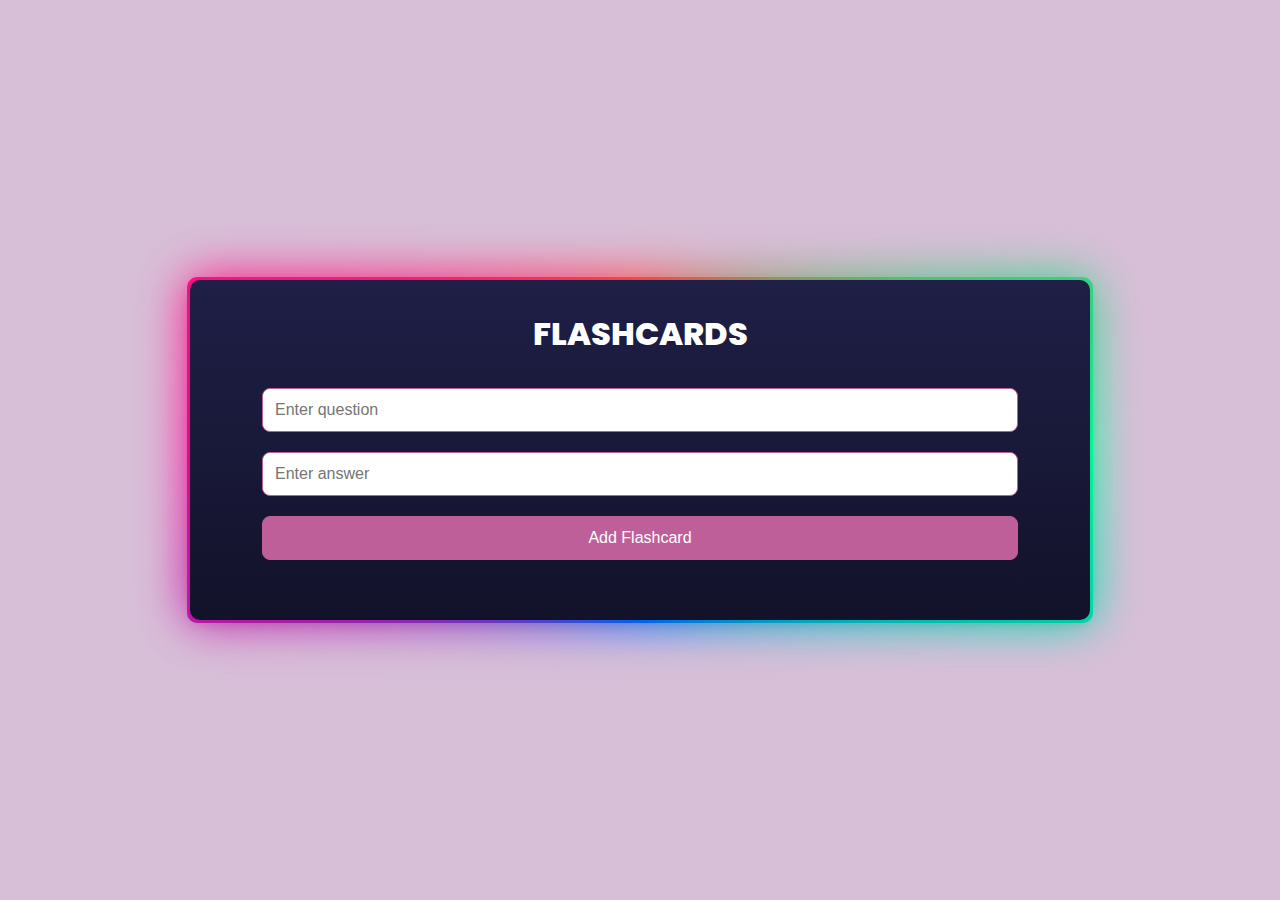
<file: flashcard.html>
<!DOCTYPE html>
<html lang="en">
<head>
    <meta charset="UTF-8">
    <meta name="viewport" content="width=device-width, initial-scale=1.0">
    <link href="https://cdnjs.cloudflare.com/ajax/libs/font-awesome/6.0.0-beta3/css/all.min.css" rel="stylesheet">
    <link rel="preconnect" href="https://fonts.googleapis.com">
    <link rel="preconnect" href="https://fonts.gstatic.com" crossorigin>
    <link rel="preconnect" href="https://fonts.googleapis.com">
<link rel="preconnect" href="https://fonts.gstatic.com" crossorigin>
<link href="https://fonts.googleapis.com/css2?family=Poppins:ital,wght@0,100;0,200;0,300;0,400;0,500;0,600;0,700;0,800;0,900;1,100;1,200;1,300;1,400;1,500;1,600;1,700;1,800;1,900&display=swap" rel="stylesheet">
    <link href="https://fonts.googleapis.com/css2?family=Poppins:wght@300;400;600&display=swap" rel="stylesheet">
    <title>Flip Flashcards</title>
    <style>
        /* General Styles */
        * {
            box-sizing: border-box;
            margin: 0;
            padding: 0;
        }
        body {
            font-family: 'Poppins', serif;
            background-color: thistle;
            display: flex;
            justify-content: center;
            align-items: center;
            min-height: 100vh;
            padding: 20px;
            font-weight: 800px;  
        }
   
        .container {
            text-align: center;
            background-image: linear-gradient(#1F1F47, #12122a);
            padding: 30px;
            border-radius: 10px;
            box-shadow: 0 4px 12px rgba(0, 0, 0, 0.1);
            width: 90%;
            max-width: 900px;
            position: relative;
        }
        .container::after, .container::before{
            position:absolute;
            content: '';
            height: 100%;
            width: 100%;
            background-image: conic-gradient(#ff4545,#00ff99,#006aff,#ff0095,#ff4545);
            top: 50%;
            left: 50%;
            translate: -50% -50%;
            z-index: -1;
            padding: 3px;
            border-radius: 10px;

        }
        .container::before{
            filter: blur(1.5rem);
        }
        h1 {
            margin-bottom: 20px;
            font-weight: 800;
            font-family: 'Poppins', serif;
            color: white;
        }
        input, button {
            width: 90%;
            padding: 12px;
            margin: 10px 0;
            border-radius: 8px;
            border: 1px solid #BF5F9A;
            font-size: 16px;
            outline: none;
            transition: box-shadow 0.3s ease;
        }
        input:focus, button:hover {
            box-shadow: 2px 2px 15px rgb(248, 108, 239);
        }
        button {
            background-color: #BF5F9A;
            color: white;
            cursor: pointer;
        }
        button:disabled {
            background-color: #ddd;
            cursor: not-allowed;
        }
        /* Flashcard Styles */
        .flashcards {
            display: flex;
            flex-wrap: wrap;
            justify-content: center;
            margin-top: 20px;
        }
        .flashcard {
            width: 200px;
            height: 250px;
            margin: 15px;
            perspective: 1000px;
        }
        .flashcard-inner {
            width: 100%;
            height: 100%;
            position: relative;
            transform-style: preserve-3d;
            transition: transform 0.6s;
        }
        .flashcard-inner.flipped {
            transform: rotateY(180deg);
        }
        .flashcard-front, .flashcard-back {
            position: absolute;
            width: 100%;
            height: 100%;
            backface-visibility: hidden;
            border-radius: 10px;
            display: flex;
            justify-content: center;
            align-items: center;
            padding: 20px;
        }
        @keyframes rotate {
            100%{
                transform :rotate(360deg);
            }
        }
        .flashcard-front {
           
            background-image: linear-gradient(#1F1F47, #3f3f8f);
          
            color: rgb(255, 249, 249);
            border: 1px solid transparent;
            animation: borderAnimation 3s infinite;
            border-radius: 10px;
            font-weight: bold;
            font-size: 18px;
            z-index: +1;
            overflow: hidden;
        }
        .flashcard-front.paused {
            animation: none;
        }
        .flashcard-back {
           /* background: linear-gradient(135deg, #B069D1, #492c57);*/
            background-color: white;
            color: rgb(12, 12, 12);
            transform: rotateY(180deg);
            font-weight: bold;
            font-size: 18px;
        }
        .flashcard-front::before{
            position: absolute;
            width: 150%;
            height: 150%;
            background:conic-gradient( from 90deg, rgb(0 0 0/0%) 70%, rgb(11 78 230/ 9%) 80%, rgb(0 220 255) 100%) ;
            content: '';
            left: -25%;
            right: -25%;
            animation: rotate 2s infinite linear;
            z-index: -1;
        }
        .flashcard-front::after {
            position: absolute;
            content: '';
            width: 94%;
            height: 94%;
            background-image: linear-gradient(#1F1F47, #2e2e6a);
            top: 3%;
            left: 3%;
            z-index: -1;
            


        }
        .actions {
            display: none;
            position: absolute;
            bottom: 10px;
            left: 50%;
            transform: translateX(-50%);
            gap: 10px;
        }
        .action-btn {
           /* background-color: #ff6347;*/
            color: white;
            font-size: 14px;
            padding: 6px 12px;
            border-radius: 5px;
            cursor: pointer;
            border: none;
        }
       /* .action-btn.edit {
            
            
        }*/
        .flashcard-inner.flipped .actions {
            display: flex;
        }
    </style>
</head>
<body>
    
    <div class="container">
        <h1>FLASHCARDS</h1>
        <input type="text" id="questionInput" placeholder="Enter question">
        <input type="text" id="answerInput" placeholder="Enter answer">
        <button onclick="addFlashcard()">Add Flashcard</button>
        <div class="flashcards" id="flashcards"></div>
    </div>
    <script>
        let flashcardsData = [];
    
        // Load flashcards from local storage
        function loadFlashcards() {
            const storedFlashcards = localStorage.getItem('flashcards');
            if (storedFlashcards) {
                flashcardsData = JSON.parse(storedFlashcards);
            }
            renderFlashcards();
        }
    
        // Save flashcards to local storage
        function saveFlashcards() {
            localStorage.setItem('flashcards', JSON.stringify(flashcardsData));
        }
    
        function addFlashcard() {
            const question = document.getElementById('questionInput').value.trim();
            const answer = document.getElementById('answerInput').value.trim();
    
            if (question && answer) {
                const flashcard = { id: Date.now(), question, answer };
                flashcardsData.push(flashcard);
                saveFlashcards(); // Save to local storage
                renderFlashcards();
                document.getElementById('questionInput').value = '';
                document.getElementById('answerInput').value = '';
            } else {
                alert("Please enter both question and answer.");
            }
        }
    
        function renderFlashcards() {
            const flashcardsContainer = document.getElementById('flashcards');
            flashcardsContainer.innerHTML = '';
            flashcardsData.forEach(card => {
                const flashcardDiv = document.createElement('div');
                flashcardDiv.classList.add('flashcard');
                const flashcardInnerDiv = document.createElement('div');
                flashcardInnerDiv.classList.add('flashcard-inner');
                flashcardDiv.addEventListener('click', () => {
                    flashcardInnerDiv.classList.toggle('flipped');
                    flashcardInnerDiv.querySelector('.flashcard-front').classList.toggle('paused');
                });
                const frontDiv = document.createElement('div');
                frontDiv.classList.add('flashcard-front');
                frontDiv.textContent = card.question;
                const backDiv = document.createElement('div');
                backDiv.classList.add('flashcard-back');
                backDiv.textContent = card.answer;
                flashcardInnerDiv.appendChild(frontDiv);
                flashcardInnerDiv.appendChild(backDiv);
                flashcardDiv.appendChild(flashcardInnerDiv);
                flashcardsContainer.appendChild(flashcardDiv);
                const actionsDiv = document.createElement('div');
                actionsDiv.classList.add('actions');
    
                const editButton = document.createElement('button');
                editButton.classList.add('action-btn', 'edit');
                editButton.innerHTML = '<i class="fas fa-edit"></i> ';
                editButton.onclick = (e) => {
                    e.stopPropagation(); // Prevent flipping during edit
                    editFlashcard(card.id);
                };
    
                const deleteButton = document.createElement('button');
                deleteButton.classList.add('action-btn');
                deleteButton.innerHTML = '<i class="fa-solid fa-trash"></i>'
                deleteButton.onclick = (e) => {
                    e.stopPropagation(); // Prevent flipping during delete
                    deleteFlashcard(card.id);
                };
    
                actionsDiv.appendChild(editButton);
                actionsDiv.appendChild(deleteButton);
    
                backDiv.appendChild(actionsDiv);
    
                flashcardInnerDiv.appendChild(frontDiv);
                flashcardInnerDiv.appendChild(backDiv);
                flashcardDiv.appendChild(flashcardInnerDiv);
                flashcardsContainer.appendChild(flashcardDiv);
            });
        }
    
        function deleteFlashcard(id) {
            flashcardsData = flashcardsData.filter(card => card.id !== id);
            saveFlashcards(); // Save to local storage
            renderFlashcards();
        }
    
        function editFlashcard(id) {
            const cardToEdit = flashcardsData.find(card => card.id === id);
            const newQuestion = prompt('Edit question:', cardToEdit.question);
            const newAnswer = prompt('Edit answer:', cardToEdit.answer);
    
            if (newQuestion && newAnswer) {
                cardToEdit.question = newQuestion;
                cardToEdit.answer = newAnswer;
                saveFlashcards(); // Save to local storage
                renderFlashcards();
            }
        }
    
        // Load flashcards when the page loads
        window.onload = loadFlashcards;
    </script>
    
</body>
</html>
</file>
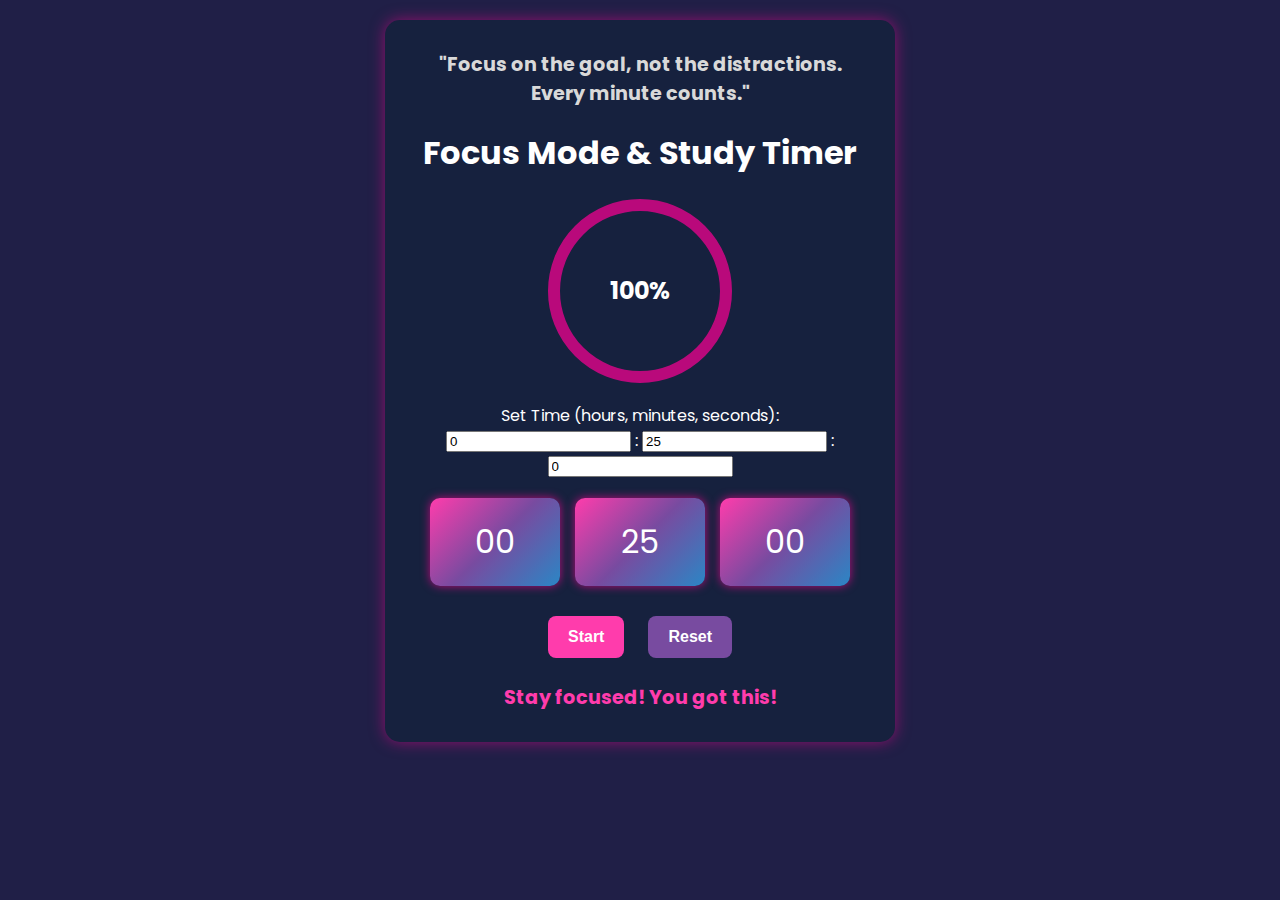
<file: focus-mode.html>
<!DOCTYPE html>
<html lang="en">

<head>
    <meta charset="UTF-8">
    <meta name="viewport" content="width=device-width, initial-scale=1.0">
    <title>Focus Mode & Study Timer</title>
    <style>
        @import url('https://fonts.googleapis.com/css2?family=Poppins:wght@300;400;600&display=swap');

        body {
            font-family: 'Poppins', sans-serif;
            text-align: center;
            background-color: #201f47;
            margin: 0;
            padding: 20px;
            color: white;
        }

        .container {
            max-width: 450px;
            margin: auto;
            background: #16213E;
            padding: 30px;
            border-radius: 15px;
            box-shadow: 0px 0px 15px rgba(255, 0, 150, 0.5);
            position: relative;
        }

        #quote {
            color: #D9D9D9;
            font-size: 1.2em;
            font-weight: bold;
            margin-bottom: 20px;
        }

        #timer {
            display: flex;
            justify-content: center;
            gap: 15px;
            margin: 20px 0;
        }

        .time-card {
            background: linear-gradient(135deg, #FF3CAC, #784BA0, #2B86C5);
            color: white;
            font-size: 2em;
            padding: 20px;
            border-radius: 10px;
            min-width: 90px;
            text-align: center;
            box-shadow: 0px 0px 10px rgba(255, 0, 150, 0.7);
        }

        button {
            padding: 12px 20px;
            margin: 10px;
            border: none;
            border-radius: 8px;
            cursor: pointer;
            font-weight: bold;
            font-size: 1em;
        }

        .start {
            background: #FF3CAC;
            color: white;
        }

        .reset {
            background: #784BA0;
            color: white;
        }

        #progress-circle {
            width: 160px;
            height: 160px;
            border-radius: 50%;
            border: 12px solid rgba(255, 0, 150, 0.7);
            margin: 20px auto;
            display: flex;
            align-items: center;
            justify-content: center;
            font-size: 1.5em;
            font-weight: bold;
            color: white;
        }

        #motivation {
            margin-top: 15px;
            font-size: 1.2em;
            font-weight: bold;
            color: #FF3CAC;
        }
    </style>
</head>

<body>
    <div class="container">
        <div id="quote">"Focus on the goal, not the distractions. Every minute counts."</div>
        <h1>Focus Mode & Study Timer</h1>
        <div id="progress-circle">100%</div>
        <label for="custom-time">Set Time (hours, minutes, seconds):</label>
        <input type="number" id="custom-hours" min="0" value="0"> :
        <input type="number" id="custom-minutes" min="0" value="25"> :
        <input type="number" id="custom-seconds" min="0" value="0">
        <div id="timer">
            <div class="time-card" id="hours">00</div>
            <div class="time-card" id="minutes">25</div>
            <div class="time-card" id="seconds">00</div>
        </div>
        <button class="start" id="start-btn" onclick="startTimer()">Start</button>
        <button class="reset" onclick="resetTimer()">Reset</button>
        <div id="motivation">Stay focused! You got this!</div>
    </div>

    <script>
        let timer;
        let timeLeft;
        let totalTime;
        let running = false;
        const motivationMessages = [
            "Keep going!", "You're doing great!", "Stay focused!", "Almost there!", "You got this!"
        ];

        function startTimer() {
            if (!running) {
                let hours = parseInt(document.getElementById("custom-hours").value) || 0;
                let minutes = parseInt(document.getElementById("custom-minutes").value) || 0;
                let seconds = parseInt(document.getElementById("custom-seconds").value) || 0;
                timeLeft = (hours * 3600) + (minutes * 60) + seconds;
                totalTime = timeLeft;
                running = true;
                document.getElementById("start-btn").style.display = "none";
                timer = setInterval(() => {
                    if (timeLeft > 0) {
                        timeLeft--;
                        updateTimerDisplay();
                        updateProgress();
                        if (timeLeft % 10 === 0) {
                            document.getElementById("motivation").innerText = motivationMessages[Math.floor(Math.random() * motivationMessages.length)];
                        }
                    } else {
                        clearInterval(timer);
                        document.getElementById("motivation").innerText = "Congratulations! You achieved your goal! Take a break.";
                        celebrate();
                        running = false;
                    }
                }, 1000);
            }
        }

        function resetTimer() {
            clearInterval(timer);
            running = false;
            document.getElementById("start-btn").style.display = "inline-block";
            document.getElementById("motivation").innerText = "Stay focused! You got this!";
            updateTimerDisplay();
            updateProgress();
        }

        function updateTimerDisplay() {
            let hours = Math.floor(timeLeft / 3600);
            let minutes = Math.floor((timeLeft % 3600) / 60);
            let seconds = timeLeft % 60;
            document.getElementById("hours").innerText = `${hours < 10 ? '0' : ''}${hours}`;
            document.getElementById("minutes").innerText = `${minutes < 10 ? '0' : ''}${minutes}`;
            document.getElementById("seconds").innerText = `${seconds < 10 ? '0' : ''}${seconds}`;
        }

        function updateProgress() {
            let progress = ((totalTime - timeLeft) / totalTime) * 100;
            document.getElementById("progress-circle").innerText = `${Math.round(100 - progress)}%`;
        }

        function celebrate() {
            alert("🎉 Time's up! Great job! 🎉");
        }
    </script>
</body>

</html>
</file>
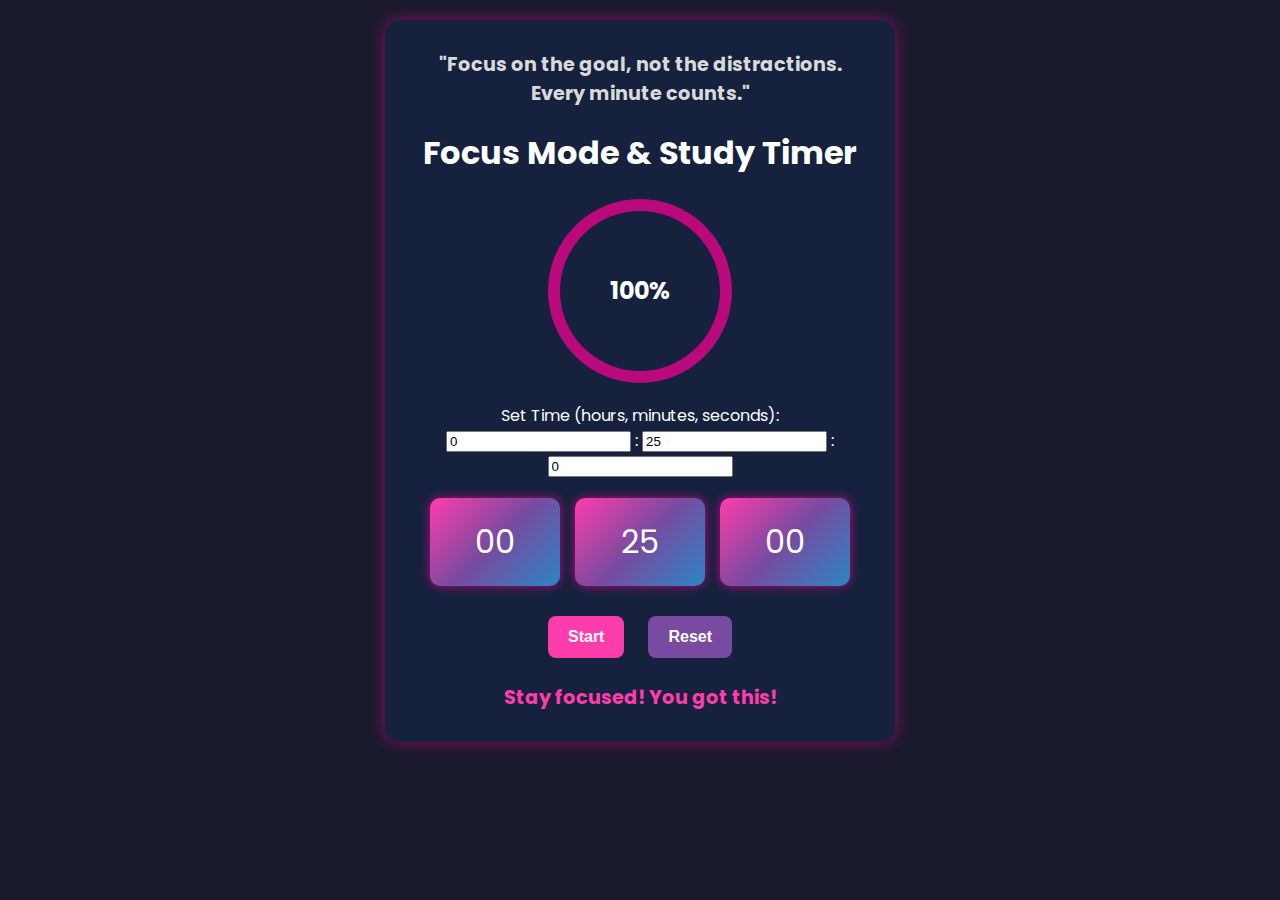
<file: Focus Mode Timer/Focus Mode Timer.html>
<!DOCTYPE html>
<html lang="en">

<head>
    <meta charset="UTF-8">
    <meta name="viewport" content="width=device-width, initial-scale=1.0">
    <title>Focus Mode & Study Timer</title>
    <style>
        @import url('https://fonts.googleapis.com/css2?family=Poppins:wght@300;400;600&display=swap');

        body {
            font-family: 'Poppins', sans-serif;
            text-align: center;
            background-color: #1A1A2E;
            margin: 0;
            padding: 20px;
            color: white;
        }

        .container {
            max-width: 450px;
            margin: auto;
            background: #16213E;
            padding: 30px;
            border-radius: 15px;
            box-shadow: 0px 0px 15px rgba(255, 0, 150, 0.5);
            position: relative;
        }

        #quote {
            color: #D9D9D9;
            font-size: 1.2em;
            font-weight: bold;
            margin-bottom: 20px;
        }

        #timer {
            display: flex;
            justify-content: center;
            gap: 15px;
            margin: 20px 0;
        }

        .time-card {
            background: linear-gradient(135deg, #FF3CAC, #784BA0, #2B86C5);
            color: white;
            font-size: 2em;
            padding: 20px;
            border-radius: 10px;
            min-width: 90px;
            text-align: center;
            box-shadow: 0px 0px 10px rgba(255, 0, 150, 0.7);
        }

        button {
            padding: 12px 20px;
            margin: 10px;
            border: none;
            border-radius: 8px;
            cursor: pointer;
            font-weight: bold;
            font-size: 1em;
        }

        .start {
            background: #FF3CAC;
            color: white;
        }

        .reset {
            background: #784BA0;
            color: white;
        }

        #progress-circle {
            width: 160px;
            height: 160px;
            border-radius: 50%;
            border: 12px solid rgba(255, 0, 150, 0.7);
            margin: 20px auto;
            display: flex;
            align-items: center;
            justify-content: center;
            font-size: 1.5em;
            font-weight: bold;
            color: white;
        }

        #motivation {
            margin-top: 15px;
            font-size: 1.2em;
            font-weight: bold;
            color: #FF3CAC;
        }
    </style>
</head>

<body>
    <div class="container">
        <div id="quote">"Focus on the goal, not the distractions. Every minute counts."</div>
        <h1>Focus Mode & Study Timer</h1>
        <div id="progress-circle">100%</div>
        <label for="custom-time">Set Time (hours, minutes, seconds):</label>
        <input type="number" id="custom-hours" min="0" value="0"> :
        <input type="number" id="custom-minutes" min="0" value="25"> :
        <input type="number" id="custom-seconds" min="0" value="0">
        <div id="timer">
            <div class="time-card" id="hours">00</div>
            <div class="time-card" id="minutes">25</div>
            <div class="time-card" id="seconds">00</div>
        </div>
        <button class="start" id="start-btn" onclick="startTimer()">Start</button>
        <button class="reset" onclick="resetTimer()">Reset</button>
        <div id="motivation">Stay focused! You got this!</div>
    </div>

    <script>
        let timer;
        let timeLeft;
        let totalTime;
        let running = false;
        const motivationMessages = [
            "Keep going!", "You're doing great!", "Stay focused!", "Almost there!", "You got this!"
        ];

        function startTimer() {
            if (!running) {
                let hours = parseInt(document.getElementById("custom-hours").value) || 0;
                let minutes = parseInt(document.getElementById("custom-minutes").value) || 0;
                let seconds = parseInt(document.getElementById("custom-seconds").value) || 0;
                timeLeft = (hours * 3600) + (minutes * 60) + seconds;
                totalTime = timeLeft;
                running = true;
                document.getElementById("start-btn").style.display = "none";
                timer = setInterval(() => {
                    if (timeLeft > 0) {
                        timeLeft--;
                        updateTimerDisplay();
                        updateProgress();
                        if (timeLeft % 10 === 0) {
                            document.getElementById("motivation").innerText = motivationMessages[Math.floor(Math.random() * motivationMessages.length)];
                        }
                    } else {
                        clearInterval(timer);
                        document.getElementById("motivation").innerText = "Congratulations! You achieved your goal! Take a break.";
                        celebrate();
                        running = false;
                    }
                }, 1000);
            }
        }

        function resetTimer() {
            clearInterval(timer);
            running = false;
            document.getElementById("start-btn").style.display = "inline-block";
            document.getElementById("motivation").innerText = "Stay focused! You got this!";
            updateTimerDisplay();
            updateProgress();
        }

        function updateTimerDisplay() {
            let hours = Math.floor(timeLeft / 3600);
            let minutes = Math.floor((timeLeft % 3600) / 60);
            let seconds = timeLeft % 60;
            document.getElementById("hours").innerText = `${hours < 10 ? '0' : ''}${hours}`;
            document.getElementById("minutes").innerText = `${minutes < 10 ? '0' : ''}${minutes}`;
            document.getElementById("seconds").innerText = `${seconds < 10 ? '0' : ''}${seconds}`;
        }

        function updateProgress() {
            let progress = ((totalTime - timeLeft) / totalTime) * 100;
            document.getElementById("progress-circle").innerText = `${Math.round(100 - progress)}%`;
        }

        function celebrate() {
            alert("🎉 Time's up! Great job! 🎉");
        }
    </script>
</body>

</html>
</file>
